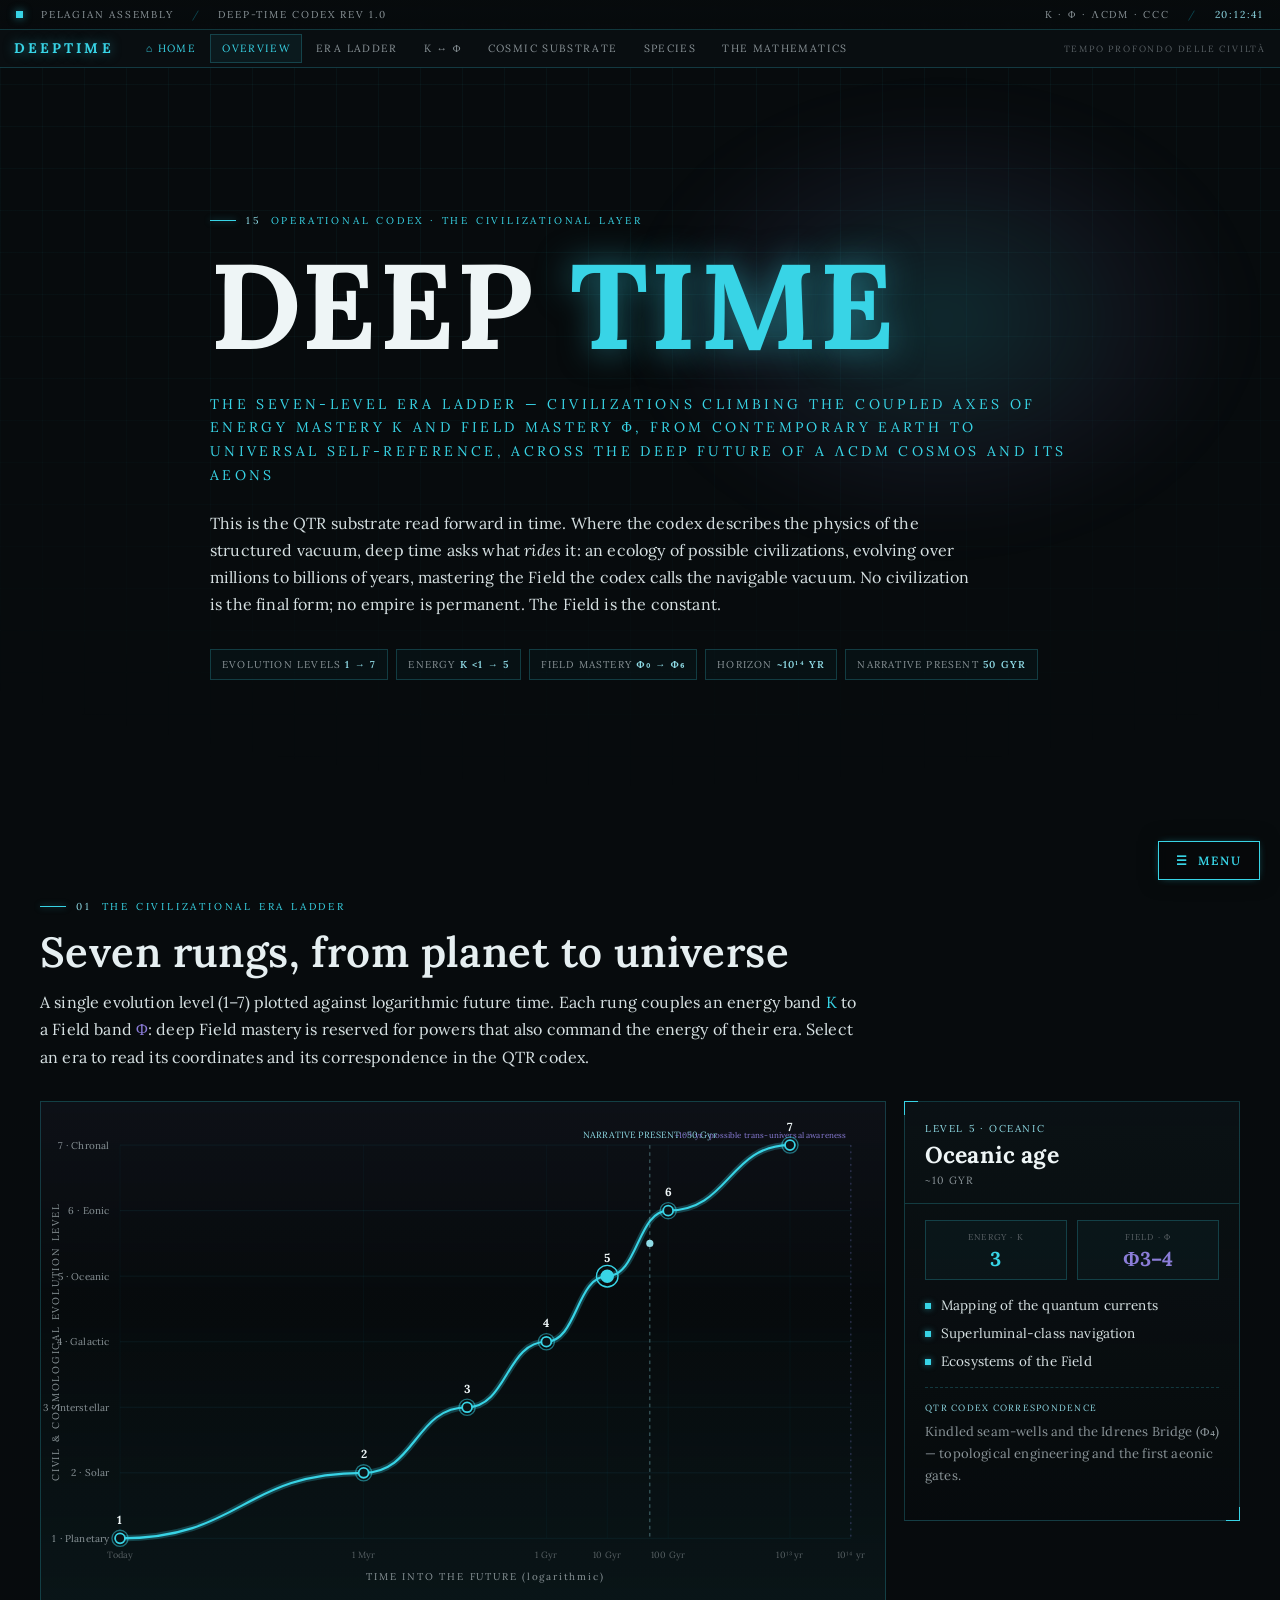
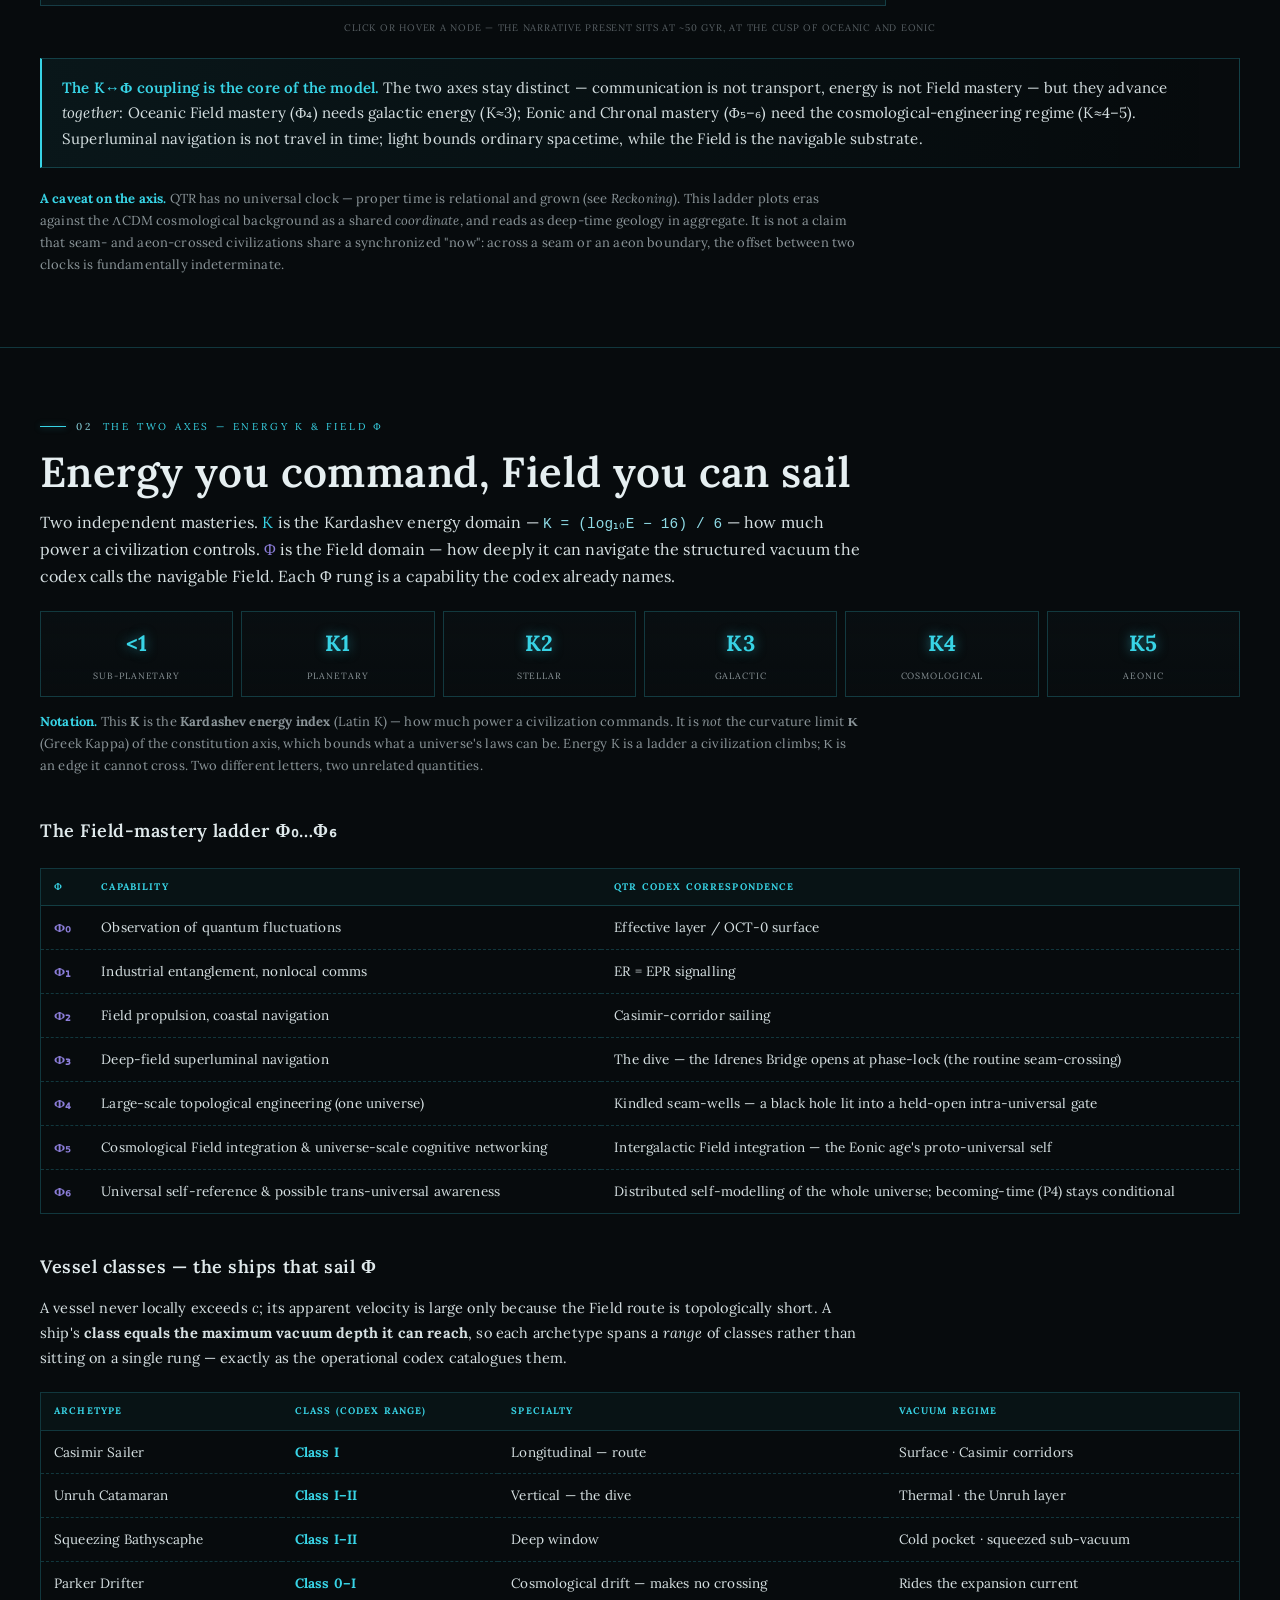
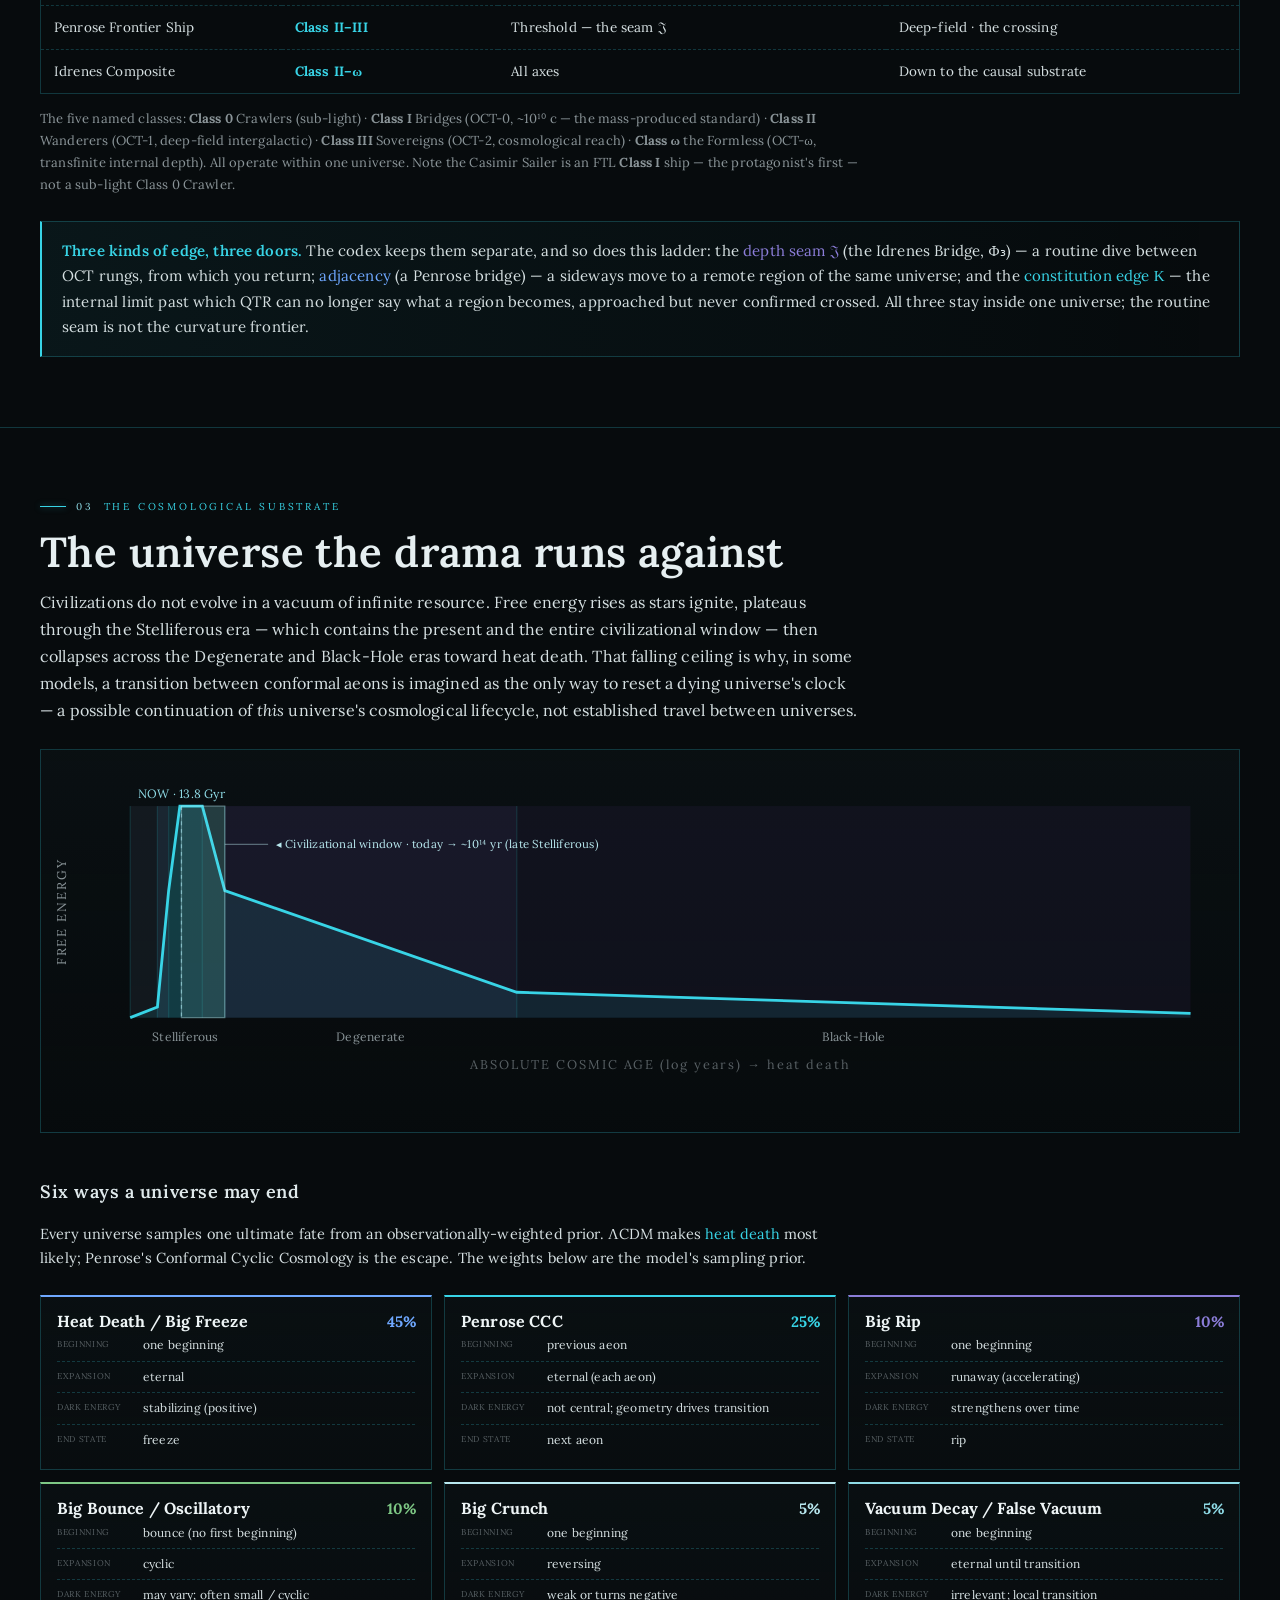
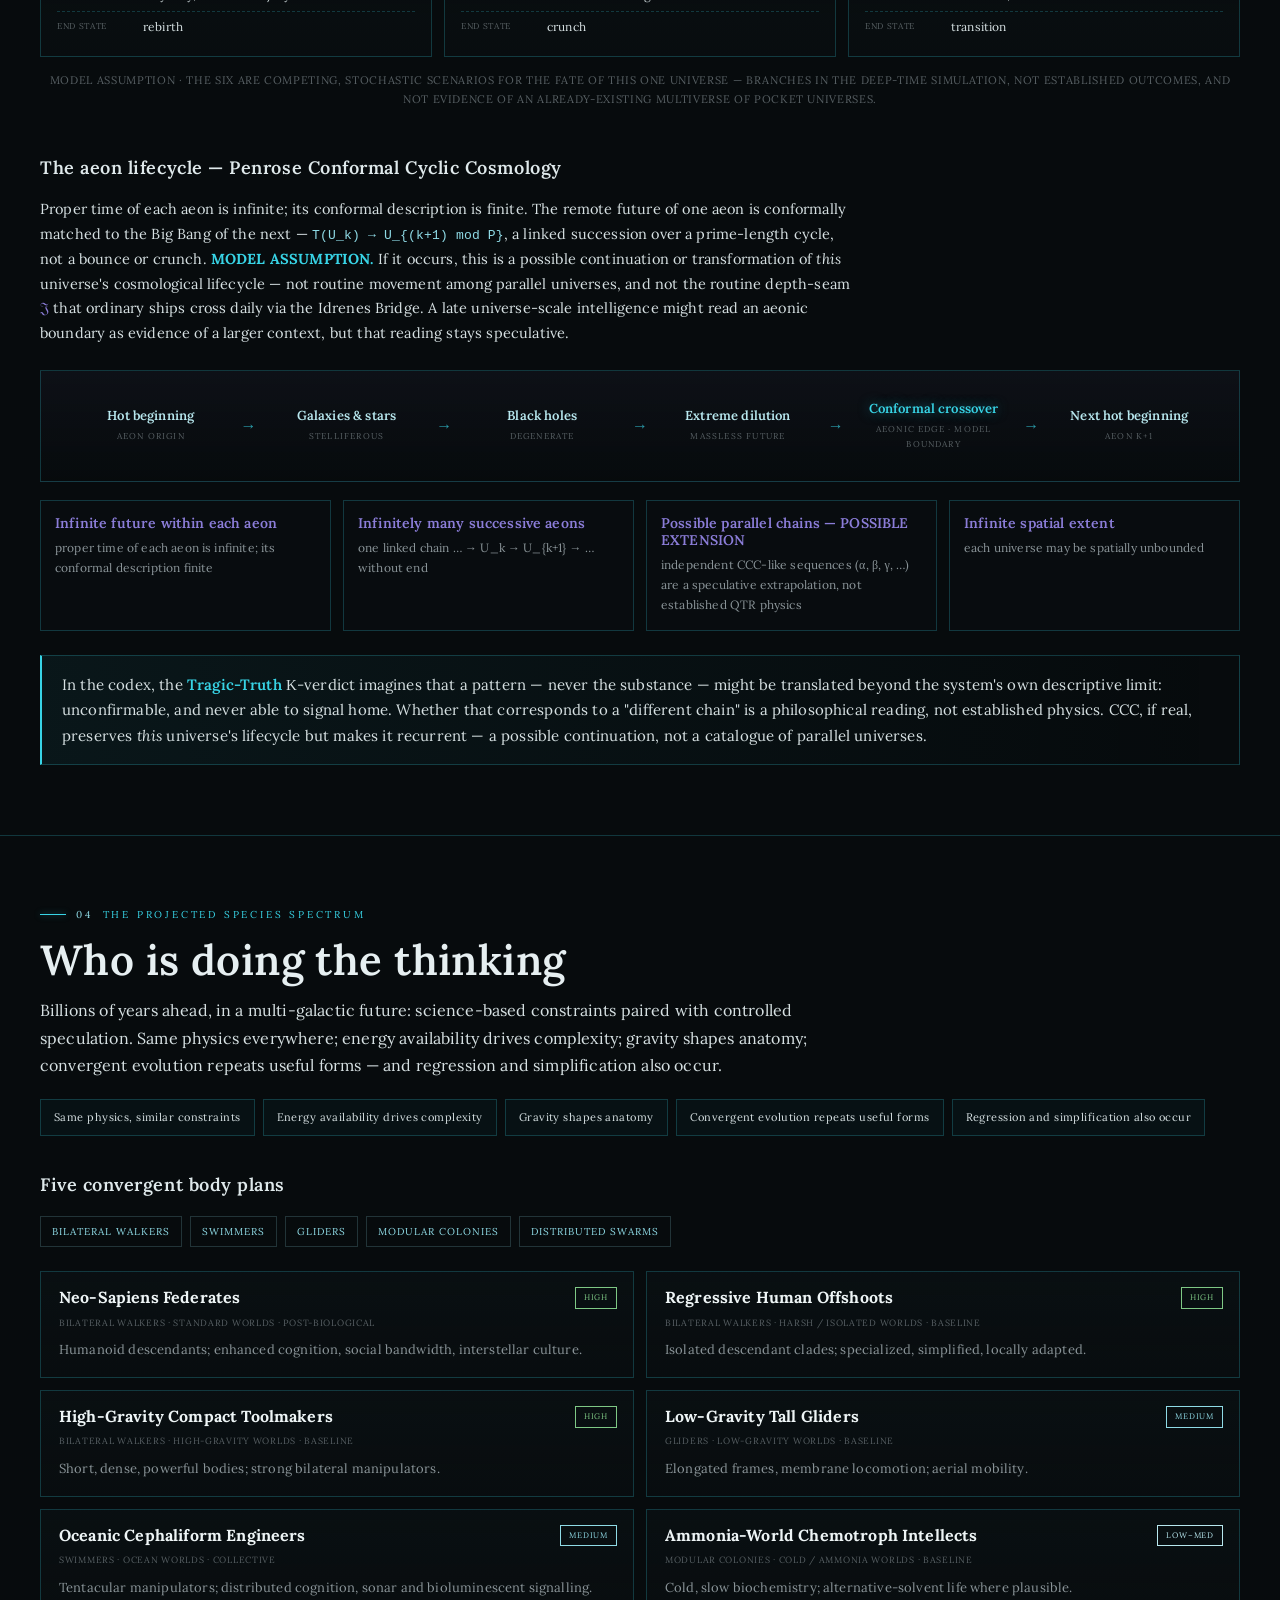
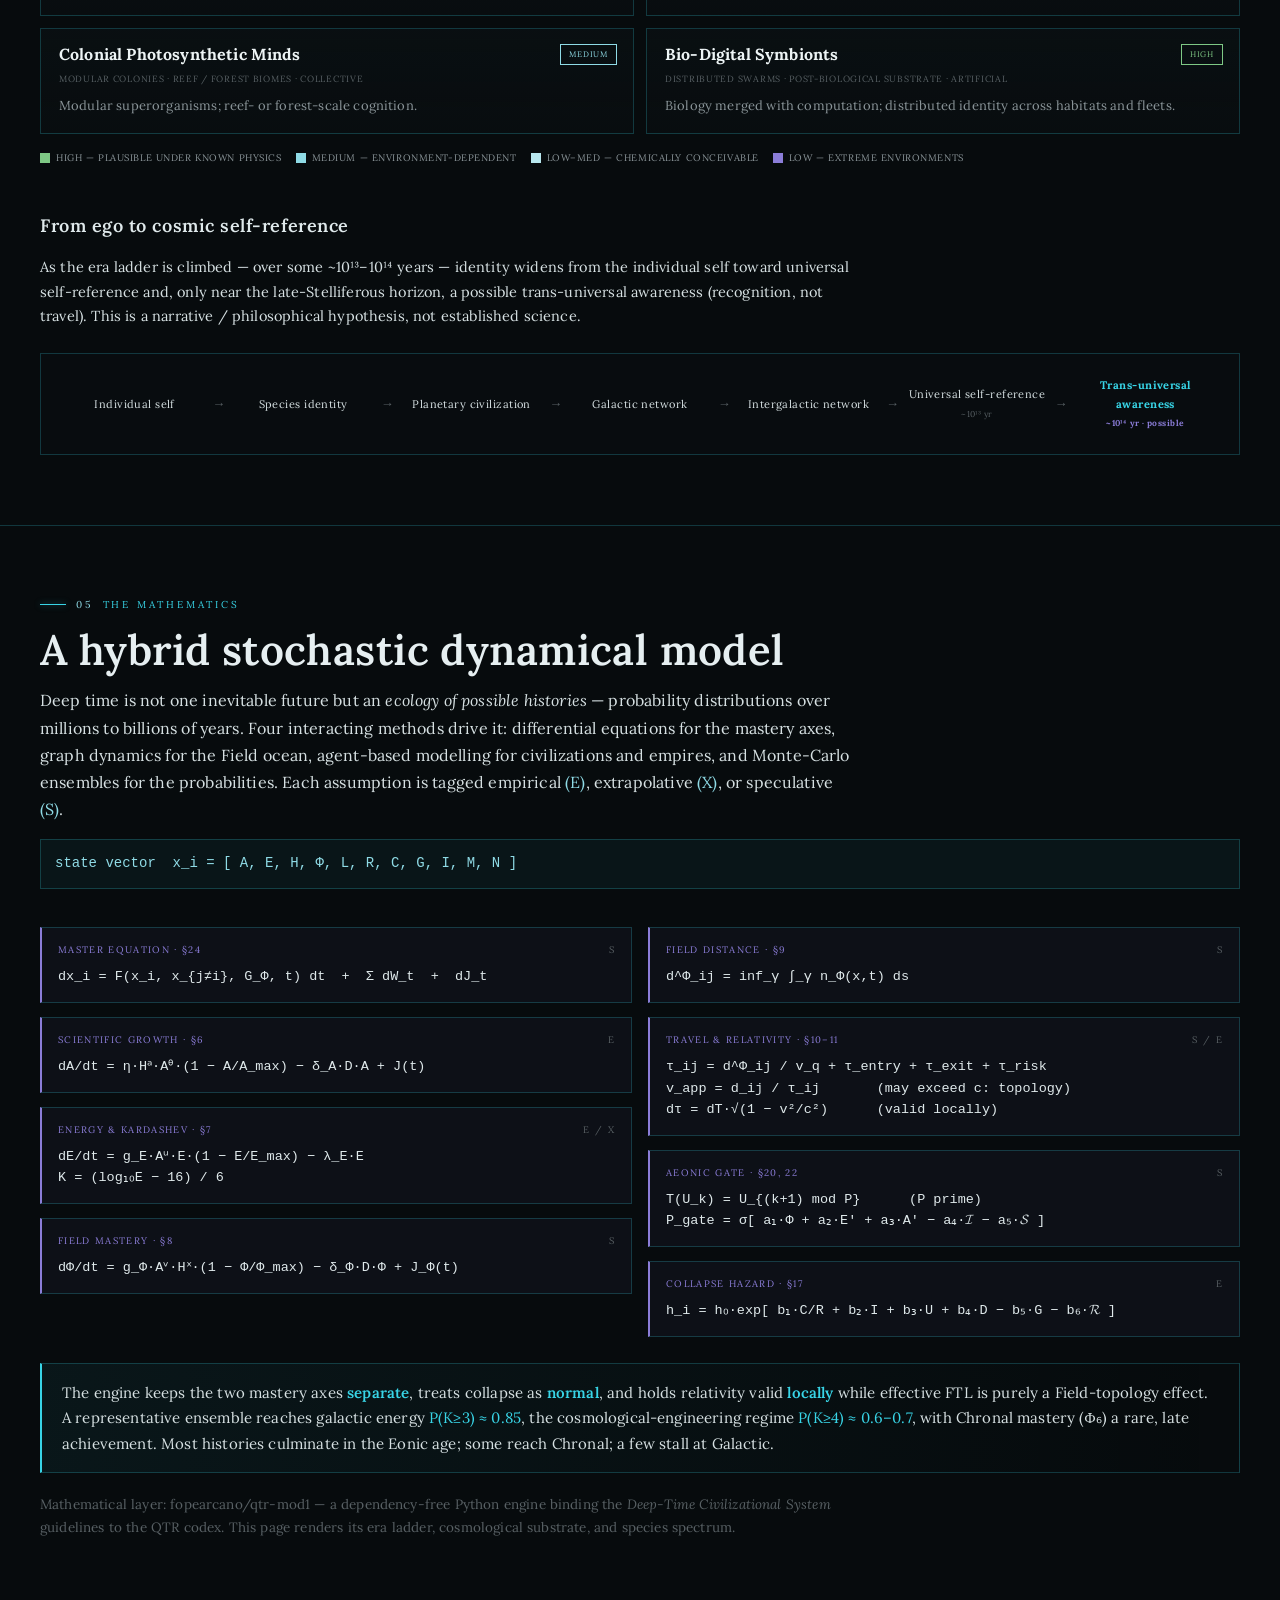
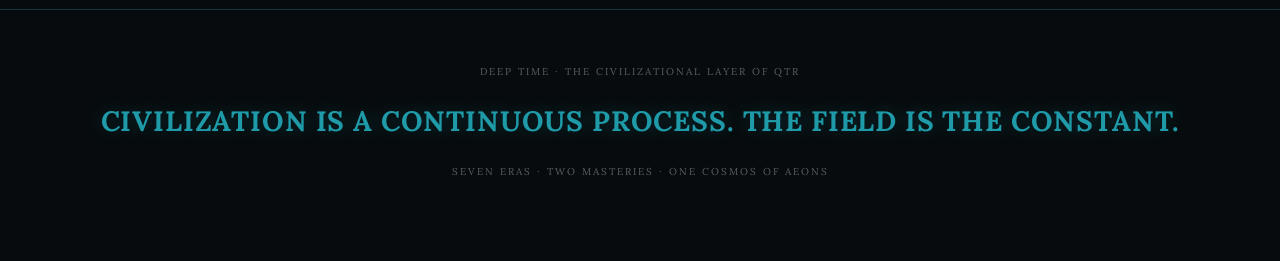
<file: docs/qtr/15_qtr-deeptime.html>
<!DOCTYPE html>
<html lang="en">
<head>
<meta charset="UTF-8">
<meta name="viewport" content="width=device-width, initial-scale=1.0">
<title>DEEP TIME // The Civilizational Ladder — QTR</title>
<link rel="preconnect" href="https://fonts.googleapis.com">
<link rel="preconnect" href="https://fonts.gstatic.com" crossorigin>
<link href="https://fonts.googleapis.com/css2?family=Lora:ital,wght@0,400;0,500;0,600;0,700;1,400;1,500;1,600&display=swap" rel="stylesheet">
<style>
:root{
  --bg:#070b0d;--bg2:#0a0f12;--panel:#0b1215;
  --red:#38d4e6;--red-d:#1f9aa8;--red-dd:#0c4b55;--red-glow:rgba(56,212,230,.55);
  --amber:#8fdbe6;--amber-d:#4f9aa6;--gold:#b8e8ef;
  --blue:#3f7ddd;--blue-l:#6fa8ff;--violet:#8b7dd8;--green:#7ec885;--teal:#4fc2a8;
  --ink:#d6e0e2;--ink-d:#8a9498;--ink-dd:#586064;
  --line:rgba(56,212,230,.22);--line-amber:rgba(143,219,230,.20);--line-blue:rgba(63,125,221,.28);
  --grid:rgba(56,212,230,.045);
}
*{margin:0;padding:0;box-sizing:border-box}
html{scroll-behavior:smooth}
body{background:var(--bg);color:var(--ink);font-family:'Lora',Georgia,serif;font-weight:400;line-height:1.7;overflow-x:hidden;letter-spacing:.01em}
body::before{content:'';position:fixed;inset:0;z-index:0;pointer-events:none;background-image:linear-gradient(var(--grid) 1px,transparent 1px),linear-gradient(90deg,var(--grid) 1px,transparent 1px);background-size:42px 42px;mask-image:radial-gradient(ellipse 120% 100% at 50% 0%,#000 30%,transparent 90%)}
.mono{font-family:'Lora',Georgia,serif}

.frame{position:relative}
.frame>.br{position:absolute;width:14px;height:14px;border:1px solid var(--red);pointer-events:none;z-index:3}
.br.tl{top:-1px;left:-1px;border-right:0;border-bottom:0}.br.tr{top:-1px;right:-1px;border-left:0;border-bottom:0}
.br.bl{bottom:-1px;left:-1px;border-right:0;border-top:0}.br.br2{bottom:-1px;right:-1px;border-left:0;border-top:0}

.topbar{position:fixed;top:0;left:0;right:0;z-index:1000;display:flex;align-items:center;gap:18px;height:30px;padding:0 16px;background:linear-gradient(180deg,rgba(7,11,13,.96),rgba(7,11,13,.82));border-bottom:1px solid var(--line);font-family:'Lora',Georgia,serif;font-size:10px;letter-spacing:.18em;color:var(--ink-d);text-transform:uppercase;backdrop-filter:blur(6px)}
.topbar .dot{width:7px;height:7px;background:var(--red);box-shadow:0 0 8px var(--red-glow);animation:blink 2.4s steps(1) infinite}
@keyframes blink{0%,70%{opacity:1}71%,100%{opacity:.25}}
.topbar .sep{color:var(--red-dd)}.topbar .right{margin-left:auto;display:flex;gap:18px;align-items:center}.topbar .clk{color:var(--amber)}
@media(max-width:680px){.topbar .hideS{display:none}}

.nav{position:fixed;top:30px;left:0;right:0;z-index:999;display:flex;align-items:center;gap:2px;padding:0 14px;height:38px;background:rgba(10,15,18,.9);border-bottom:1px solid var(--line);backdrop-filter:blur(6px);overflow-x:auto;scrollbar-width:none}
.nav::-webkit-scrollbar{display:none}
.nav .brand{font-family:'Lora',Georgia,serif;font-weight:700;font-size:14px;letter-spacing:.22em;color:var(--red);text-shadow:0 0 12px var(--red-glow);margin-right:18px;white-space:nowrap}
.nav a{font-family:'Lora',Georgia,serif;font-size:10.5px;letter-spacing:.13em;color:var(--ink-d);text-decoration:none;text-transform:uppercase;padding:5px 11px;white-space:nowrap;border:1px solid transparent;transition:all .18s}
.nav a:hover{color:var(--amber);border-color:var(--line-amber)}
.nav a.on{color:var(--red);border-color:var(--line);background:rgba(56,212,230,.06)}
.nav .navtag{margin-left:auto;color:var(--ink-dd);font-family:'Lora';font-size:9px;letter-spacing:.2em;white-space:nowrap}
@media(max-width:1080px){.nav .navtag{display:none}}

.wrap{position:relative;z-index:1;max-width:1240px;margin:0 auto;padding:0 20px}
section{padding:70px 0;border-bottom:1px solid var(--line);position:relative}
.eyebrow{display:flex;align-items:center;gap:10px;margin-bottom:14px;font-family:'Lora',Georgia,serif;font-size:10px;letter-spacing:.28em;color:var(--red);text-transform:uppercase;flex-wrap:wrap}
.eyebrow::before{content:'';width:26px;height:1px;background:var(--red);box-shadow:0 0 6px var(--red-glow)}
.eyebrow .idx{color:var(--amber)}
h1{font-family:'Lora',Georgia,serif;font-weight:700;letter-spacing:.02em;line-height:1.04}
h2{font-family:'Lora',Georgia,serif;font-weight:600;font-size:clamp(26px,4vw,42px);letter-spacing:.01em;line-height:1.1;color:#e6eff1}
h3{font-family:'Lora',Georgia,serif;font-weight:600;font-size:18px;letter-spacing:.03em;color:#dfe9eb}
.lead{max-width:820px;color:var(--ink);font-size:16px;margin-top:14px}
.muted{color:var(--ink-d)}.amber{color:var(--amber)}.redt{color:var(--red)}.bluet{color:var(--blue-l)}.violett{color:var(--violet)}.greent{color:var(--green)}.goldt{color:var(--gold)}

/* hero */
.hero{min-height:92vh;padding:120px 0 56px;display:flex;flex-direction:column;justify-content:center;position:relative}
.hero-bloom{position:absolute;top:12%;right:3%;width:min(600px,62vw);height:min(440px,48vw);background:radial-gradient(ellipse at center,rgba(56,212,230,.16),rgba(139,125,216,.06) 46%,transparent 72%);filter:blur(24px);pointer-events:none;z-index:0}
.hero-inner{position:relative;z-index:2}
.hero h1{font-size:clamp(44px,9.4vw,124px);color:#eef5f6}
.hero h1 .fill{color:var(--red);text-shadow:0 0 34px var(--red-glow)}
.hero .sub{font-family:'Lora',Georgia,serif;font-size:clamp(11px,1.6vw,14px);letter-spacing:.24em;color:var(--red);margin-top:24px;text-transform:uppercase;max-width:860px}
.hero .desc{max-width:760px;margin-top:22px;color:var(--ink);font-size:16px}
.chips{display:flex;flex-wrap:wrap;gap:8px;margin-top:30px}
.chip{font-family:'Lora',Georgia,serif;font-size:10px;letter-spacing:.12em;color:var(--ink-d);text-transform:uppercase;padding:6px 11px;border:1px solid var(--line);background:rgba(56,212,230,.03)}
.chip b{color:var(--amber);font-weight:600}

/* ===== ERA LADDER (interactive) ===== */
.ladder-wrap{display:grid;grid-template-columns:1fr 336px;gap:18px;margin-top:30px;align-items:start}
@media(max-width:980px){.ladder-wrap{grid-template-columns:1fr}}
.ladder-stage{border:1px solid var(--line);background:linear-gradient(180deg,rgba(139,125,216,.05),rgba(7,11,13,.5) 40%,rgba(56,212,230,.05));position:relative;overflow:hidden}
#ladderSvg{display:block;width:100%;height:auto}
.era-read{border:1px solid var(--line);background:linear-gradient(180deg,rgba(11,18,21,.92),rgba(7,11,13,.75));position:sticky;top:82px;min-height:420px}
.era-read .er-head{padding:18px 20px 14px;border-bottom:1px solid var(--line)}
.er-lvl{font-family:'Lora';font-size:10px;letter-spacing:.16em;text-transform:uppercase;color:var(--amber);margin-bottom:6px}
.er-name{font-family:'Lora',Georgia,serif;font-weight:700;font-size:23px;color:#eef5f6;line-height:1.08}
.er-when{font-family:'Lora';font-size:10.5px;letter-spacing:.1em;text-transform:uppercase;color:var(--ink-d);margin-top:4px}
.er-body{padding:16px 20px 20px}
.er-kp{display:flex;gap:10px;margin-bottom:14px}
.er-kp .kpc{flex:1;border:1px solid var(--line);padding:9px 11px;text-align:center;background:rgba(56,212,230,.03)}
.er-kp .kpk{font-family:'Lora';font-size:8.5px;letter-spacing:.14em;text-transform:uppercase;color:var(--ink-dd)}
.er-kp .kpv{font-family:'Lora',Georgia,serif;font-weight:700;font-size:20px;color:var(--red);line-height:1.1;margin-top:3px}
.er-kp .kpc.phi .kpv{color:var(--violet)}
.er-attrs{list-style:none;margin:6px 0 14px}
.er-attrs li{position:relative;padding-left:16px;font-size:13.5px;color:var(--ink);margin-bottom:5px}
.er-attrs li::before{content:'';position:absolute;left:0;top:9px;width:6px;height:6px;background:var(--red);box-shadow:0 0 6px var(--red-glow)}
.er-codex{margin-top:12px;padding-top:12px;border-top:1px dashed var(--line)}
.er-codex .ck{font-family:'Lora';font-size:9px;letter-spacing:.14em;text-transform:uppercase;color:var(--amber);margin-bottom:6px}
.er-codex .cv{font-size:13px;color:var(--ink-d)}
.ladder-hint{font-family:'Lora';font-size:9.5px;letter-spacing:.08em;text-transform:uppercase;color:var(--ink-dd);margin-top:14px;text-align:center}

/* generic ladder / table */
.tbl-wrap{overflow-x:auto;border:1px solid var(--line);margin-top:22px}
table{border-collapse:collapse;width:100%;min-width:560px}
th{font-family:'Lora';font-size:9.5px;letter-spacing:.12em;text-transform:uppercase;color:var(--red);text-align:left;padding:10px 13px;border-bottom:1px solid var(--line);background:rgba(56,212,230,.04);white-space:nowrap}
td{padding:10px 13px;border-bottom:1px dashed var(--line);font-size:13.5px;color:var(--ink);vertical-align:top}
tr:last-child td{border-bottom:0}
tr:hover td{background:rgba(56,212,230,.03)}
td .sym{font-family:'Lora',Georgia,serif;font-weight:700;color:var(--violet)}
td .kx{font-family:'Lora',Georgia,serif;font-weight:700;color:var(--red)}

/* K scale row */
.kscale{display:grid;grid-template-columns:repeat(6,1fr);gap:8px;margin-top:20px}
@media(max-width:820px){.kscale{grid-template-columns:repeat(3,1fr)}}
@media(max-width:520px){.kscale{grid-template-columns:repeat(2,1fr)}}
.ks{border:1px solid var(--line);padding:13px 12px;text-align:center;background:linear-gradient(180deg,rgba(11,18,21,.6),rgba(10,15,18,.4))}
.ks .ksk{font-family:'Lora',Georgia,serif;font-weight:700;font-size:22px;color:var(--red);text-shadow:0 0 12px var(--red-glow)}
.ks .ksn{font-family:'Lora';font-size:9px;letter-spacing:.1em;text-transform:uppercase;color:var(--ink-d);margin-top:6px}

/* two-col */
.grid2{display:grid;grid-template-columns:1fr 1fr;gap:16px;margin-top:24px}
@media(max-width:860px){.grid2{grid-template-columns:1fr}}
.panel{border:1px solid var(--line);padding:20px;background:linear-gradient(180deg,rgba(11,18,21,.7),rgba(10,15,18,.5));position:relative}
.panel .pk{font-family:'Lora';font-size:9.5px;letter-spacing:.16em;text-transform:uppercase;color:var(--amber);margin-bottom:10px}
.panel p{font-size:14px;color:var(--ink-d)}
.callout{margin-top:22px;border:1px solid var(--line);border-left:2px solid var(--red);padding:16px 20px;background:linear-gradient(90deg,rgba(56,212,230,.06),transparent);font-size:15px;color:var(--ink)}
.callout b{color:var(--red);font-weight:600}

/* cosmo availability strip */
.cosmo-strip{border:1px solid var(--line);background:linear-gradient(180deg,rgba(11,18,21,.7),rgba(7,11,13,.5));margin-top:24px;position:relative;overflow:hidden}
#cosmoSvg{display:block;width:100%;height:auto}

/* fate cards */
.fates{display:grid;grid-template-columns:repeat(3,1fr);gap:12px;margin-top:24px}
@media(max-width:900px){.fates{grid-template-columns:repeat(2,1fr)}}
@media(max-width:560px){.fates{grid-template-columns:1fr}}
.fate{border:1px solid var(--line);padding:16px 16px 14px;background:linear-gradient(180deg,rgba(11,18,21,.65),rgba(10,15,18,.5));position:relative;border-top:2px solid var(--fc,var(--red))}
.fate .fn{font-family:'Lora',Georgia,serif;font-weight:700;font-size:16px;color:#eef5f6;line-height:1.1;padding-right:44px}
.fate .fw{position:absolute;top:12px;right:14px;font-family:'Lora',Georgia,serif;font-weight:700;font-size:15px;color:var(--fc,var(--red))}
.fate .frow{display:flex;gap:8px;font-size:12px;padding:5px 0;border-bottom:1px dashed var(--line)}
.fate .frow:first-of-type{margin-top:10px}
.fate .frow:last-child{border-bottom:0}
.fate .fk{color:var(--ink-dd);text-transform:uppercase;font-size:8.5px;letter-spacing:.08em;min-width:78px;padding-top:2px}
.fate .fv{color:var(--ink);flex:1}
.fate-note{font-family:'Lora';font-size:11px;letter-spacing:.06em;color:var(--ink-dd);text-transform:uppercase;margin-top:14px;text-align:center}

/* aeon cycle */
.aeon{display:flex;flex-wrap:wrap;align-items:center;gap:0;margin-top:24px;border:1px solid var(--line);padding:20px;background:linear-gradient(180deg,rgba(139,125,216,.05),rgba(7,11,13,.4))}
.aeon .st{flex:1;min-width:120px;text-align:center;padding:10px 8px;position:relative}
.aeon .st .sn{font-family:'Lora',Georgia,serif;font-weight:600;font-size:13px;color:var(--gold);line-height:1.2}
.aeon .st .si{font-family:'Lora';font-size:8.5px;letter-spacing:.14em;text-transform:uppercase;color:var(--ink-dd);margin-top:6px}
.aeon .ar{color:var(--red);font-size:16px;flex:0 0 auto;opacity:.7}
.aeon .st.cross .sn{color:var(--red);text-shadow:0 0 12px var(--red-glow)}
.inf-tax{display:grid;grid-template-columns:repeat(4,1fr);gap:12px;margin-top:18px}
@media(max-width:900px){.inf-tax{grid-template-columns:repeat(2,1fr)}}
@media(max-width:520px){.inf-tax{grid-template-columns:1fr}}
.inf{border:1px solid var(--line);padding:14px;background:rgba(10,15,18,.5)}
.inf .it{font-family:'Lora',Georgia,serif;font-weight:600;font-size:14px;color:var(--violet);line-height:1.2}
.inf .id{font-size:12px;color:var(--ink-d);margin-top:6px}

/* species */
.rules{display:flex;flex-wrap:wrap;gap:8px;margin-top:20px}
.rule{font-family:'Lora';font-size:11px;letter-spacing:.04em;color:var(--ink);padding:8px 13px;border:1px solid var(--line);background:rgba(56,212,230,.03)}
.bodyplans{display:flex;flex-wrap:wrap;gap:8px;margin:16px 0 4px}
.bp{font-family:'Lora';font-size:10px;letter-spacing:.1em;text-transform:uppercase;color:var(--amber);padding:6px 11px;border:1px solid var(--line-amber)}
.species{display:grid;grid-template-columns:repeat(2,1fr);gap:12px;margin-top:24px}
@media(max-width:760px){.species{grid-template-columns:1fr}}
.sp{border:1px solid var(--line);padding:16px 18px;background:linear-gradient(180deg,rgba(11,18,21,.65),rgba(10,15,18,.5));position:relative;transition:border-color .18s}
.sp:hover{border-color:var(--red)}
.sp .sname{font-family:'Lora',Georgia,serif;font-weight:700;font-size:16px;color:#eef5f6;line-height:1.15;padding-right:80px}
.sp .plaus{position:absolute;top:15px;right:16px;font-family:'Lora';font-size:8px;letter-spacing:.1em;text-transform:uppercase;padding:3px 8px;border:1px solid currentColor}
.pl-HIGH{color:var(--green)}.pl-MEDIUM{color:var(--amber)}.pl-LOWMEDIUM{color:var(--gold)}.pl-LOW{color:var(--violet)}
.sp .smeta{font-family:'Lora';font-size:9px;letter-spacing:.08em;text-transform:uppercase;color:var(--ink-dd);margin:8px 0 9px}
.sp .snote{font-size:13px;color:var(--ink-d)}
.selfref{display:flex;flex-wrap:wrap;align-items:center;gap:0;margin-top:24px;border:1px solid var(--line);padding:16px;background:rgba(10,15,18,.5)}
.selfref .sr{flex:1;min-width:96px;text-align:center;font-family:'Lora';font-size:11px;letter-spacing:.04em;color:var(--ink);padding:6px 6px}
.selfref .sr.last{color:var(--red);font-weight:700}
.selfref .ar{color:var(--ink-dd);font-size:13px;flex:0 0 auto}
.plaus-legend{display:flex;flex-wrap:wrap;gap:14px;margin-top:16px;font-family:'Lora';font-size:9.5px;letter-spacing:.06em;text-transform:uppercase;color:var(--ink-d)}
.plaus-legend span{display:flex;align-items:center;gap:6px}
.plaus-legend i{width:10px;height:10px;display:inline-block}

/* math */
.eq{border:1px solid var(--line);border-left:2px solid var(--violet);background:rgba(139,125,216,.05);padding:14px 16px;margin-top:14px}
.eq .eqk{font-family:'Lora';font-size:9.5px;letter-spacing:.14em;text-transform:uppercase;color:var(--violet);margin-bottom:8px;display:flex;justify-content:space-between;gap:10px;flex-wrap:wrap}
.eq .tag{color:var(--ink-dd)}
.eq code{font-family:ui-monospace,'SFMono-Regular',Menlo,monospace;font-size:13.5px;color:#dfe9eb;letter-spacing:0;display:block;white-space:pre-wrap;line-height:1.6}
.statevec{font-family:ui-monospace,'SFMono-Regular',Menlo,monospace;font-size:14px;color:var(--amber);letter-spacing:0;background:rgba(56,212,230,.05);border:1px solid var(--line);padding:12px 14px;margin-top:16px;overflow-x:auto}

footer{padding:52px 0 80px;text-align:center;border-bottom:0}
footer .fr{font-family:'Lora';font-size:10px;letter-spacing:.2em;color:var(--ink-dd);text-transform:uppercase;line-height:2}
footer .big{font-family:'Lora',Georgia,serif;font-weight:700;font-size:clamp(18px,2.8vw,28px);color:var(--red-d);letter-spacing:.03em;margin:16px 0;text-shadow:0 0 20px rgba(56,212,230,.25)}

::-webkit-scrollbar{width:10px;height:10px}::-webkit-scrollbar-track{background:var(--bg)}
::-webkit-scrollbar-thumb{background:var(--red-dd);border:2px solid var(--bg)}::-webkit-scrollbar-thumb:hover{background:var(--red-d)}
@media(prefers-reduced-motion:reduce){*{animation:none!important;transition:none!important}}
</style>
</head>
<body>
<!-- ======== GLOBAL NAVIGATION MENU ======== -->
<button id="qtrMenuBtn" type="button" aria-label="Open navigation menu" aria-haspopup="dialog">&#9776;&nbsp; Menu</button>
<div id="qtrMenuOverlay" class="qtr-menu-ov" role="dialog" aria-modal="true" aria-label="Main navigation">
  <nav class="qtr-menu-panel">
    <div class="qtr-menu-head">
      <span class="qtr-menu-title">QTR System &middot; Navigation</span>
      <button type="button" class="qtr-menu-close" aria-label="Close menu">&#10005;</button>
    </div>
    <a class="qtr-menu-home" href="../index.html">&#8962;&nbsp; Home &middot; Master Index</a>
    <div class="qtr-menu-g sys">
      <div class="qtr-menu-gh">The QTR System</div>
      <a class="mi" href="01_qtr-codex.html"><b>01</b><span>Operational Codex</span></a>
      <a class="mi" href="02_qtr-reconciliation-codex.html"><b>02</b><span>Reconciliation</span></a>
      <a class="mi" href="03_cartography-omniverse.html"><b>03</b><span>Cartography</span></a>
      <a class="mi" href="04_qtr-map.html"><b>04</b><span>Atlas Map</span></a>
      <a class="mi" href="05_qtr-bestiary.html"><b>05</b><span>Bestiary</span></a>
      <a class="mi" href="06_qtr-glossary.html"><b>06</b><span>Glossary</span></a>
      <a class="mi" href="07_qtr-time-codex.html"><b>07</b><span>Reckoning</span></a>
      <a class="mi" href="08_qtr-timelines.html"><b>08</b><span>Two Timelines</span></a>
      <a class="mi" href="15_qtr-deeptime.html"><b>15</b><span>Deep Time</span></a>
    </div>
    <div class="qtr-menu-g lang">
      <div class="qtr-menu-gh">The QTR Languages</div>
      <a class="mi" href="../qtr-languages/09_qtr-language-codex.html"><b>09</b><span>Language Codex</span></a>
      <a class="mi" href="../qtr-languages/10_qtr-phrasebook.html"><b>10</b><span>Phrasebook</span></a>
      <a class="mi" href="../qtr-languages/11_qtr-script.html"><b>11</b><span>Navcher Script</span></a>
      <a class="mi" href="../qtr-languages/12_qtr-sound.html"><b>12</b><span>Sound & Rhythm</span></a>
      <a class="mi" href="../qtr-languages/13_qtr-sisters.html"><b>13</b><span>The Sisters</span></a>
      <a class="mi" href="../qtr-languages/14_qtr-nubhel.html"><b>14</b><span>Nubhel</span></a>
    </div>
  </nav>
</div>

<style id="qtrMenuStyle">
#qtrMenuBtn{position:fixed;bottom:20px;right:20px;z-index:4000;--m-acc:var(--red,var(--cy,#38d4e6));
  font-family:'Lora',Georgia,serif;font-weight:600;font-size:12px;letter-spacing:.16em;text-transform:uppercase;
  color:var(--m-acc);background:rgba(6,9,11,.86);border:1px solid var(--m-acc);padding:11px 17px;cursor:pointer;
  backdrop-filter:blur(6px);box-shadow:0 0 18px rgba(0,0,0,.5),0 0 10px -4px var(--m-acc);transition:all .18s}
#qtrMenuBtn:hover{color:#04070a;background:var(--m-acc);box-shadow:0 0 22px -4px var(--m-acc)}
.qtr-menu-ov{position:fixed;inset:0;z-index:3999;--m-acc:var(--red,var(--cy,#38d4e6));
  background:rgba(3,5,7,.74);backdrop-filter:blur(3px);opacity:0;pointer-events:none;transition:opacity .22s}
.qtr-menu-ov.open{opacity:1;pointer-events:auto}
.qtr-menu-panel{position:absolute;top:0;right:0;height:100%;width:min(384px,90vw);overflow-y:auto;
  background:var(--panel,#0a0d10);border-left:1px solid var(--m-acc);box-shadow:-18px 0 50px -20px #000;
  transform:translateX(100%);transition:transform .26s cubic-bezier(.2,.8,.2,1);padding:0 0 40px}
.qtr-menu-ov.open .qtr-menu-panel{transform:none}
.qtr-menu-head{position:sticky;top:0;display:flex;align-items:center;justify-content:space-between;
  padding:16px 20px;background:var(--panel,#0a0d10);border-bottom:1px solid var(--m-acc);z-index:1}
.qtr-menu-title{font-family:'Lora',Georgia,serif;font-size:11px;letter-spacing:.2em;text-transform:uppercase;color:var(--m-acc)}
.qtr-menu-close{font-family:'Lora',Georgia,serif;font-size:16px;line-height:1;color:var(--ink-d,#8a9498);background:none;
  border:1px solid transparent;cursor:pointer;padding:2px 8px;transition:all .16s}
.qtr-menu-close:hover{color:var(--m-acc);border-color:var(--m-acc)}
.qtr-menu-home{display:block;margin:16px 18px 8px;padding:12px 14px;font-family:'Lora',Georgia,serif;font-size:13px;
  letter-spacing:.12em;text-transform:uppercase;text-decoration:none;color:var(--m-acc);
  border:1px solid var(--m-acc);transition:all .16s}
.qtr-menu-home:hover{background:var(--m-acc);color:#04070a}
.qtr-menu-g{margin:10px 18px 0}
.qtr-menu-gh{font-family:'Lora',Georgia,serif;font-size:9.5px;letter-spacing:.22em;text-transform:uppercase;
  color:var(--ink-dd,#586064);margin:16px 0 8px;display:flex;align-items:center;gap:10px}
.qtr-menu-gh::after{content:'';flex:1;height:1px;background:currentColor;opacity:.4}
.qtr-menu-g.sys .qtr-menu-gh{color:#38d4e6}.qtr-menu-g.lang .qtr-menu-gh{color:#f2c230}
.qtr-menu-panel a.mi{display:flex;align-items:baseline;gap:11px;padding:9px 12px;text-decoration:none;
  border:1px solid transparent;border-left:2px solid transparent;transition:all .15s;margin-bottom:2px}
.qtr-menu-panel a.mi b{font-family:'Lora',Georgia,serif;font-size:12px;font-weight:700;color:var(--ink-dd,#586064);min-width:22px}
.qtr-menu-panel a.mi span{font-family:'Lora',Georgia,serif;font-size:13.5px;letter-spacing:.03em;color:var(--ink,#d6e0e2);line-height:1.2}
.qtr-menu-g.sys a.mi:hover{border-left-color:#38d4e6;background:rgba(56,212,230,.07)}
.qtr-menu-g.lang a.mi:hover{border-left-color:#f2c230;background:rgba(242,194,48,.07)}
.qtr-menu-g.sys a.mi:hover b,.qtr-menu-g.sys a.mi.current b{color:#38d4e6}
.qtr-menu-g.lang a.mi:hover b,.qtr-menu-g.lang a.mi.current b{color:#f2c230}
.qtr-menu-g.sys a.mi.current{border-left-color:#38d4e6;background:rgba(56,212,230,.12)}
.qtr-menu-g.lang a.mi.current{border-left-color:#f2c230;background:rgba(242,194,48,.12)}
.qtr-menu-panel a.mi.current span{color:#fff}
.qtr-menu-panel a.mi.current::after{content:'\25C0';margin-left:auto;font-size:9px;color:inherit;opacity:.7}
@media(prefers-reduced-motion:reduce){#qtrMenuBtn,.qtr-menu-ov,.qtr-menu-panel{transition:none!important}}
</style>

<script>
(function(){
  var btn=document.getElementById('qtrMenuBtn'),ov=document.getElementById('qtrMenuOverlay');
  if(!btn||!ov)return;
  function open(){ov.classList.add('open');document.documentElement.style.overflow='hidden';}
  function close(){ov.classList.remove('open');document.documentElement.style.overflow='';}
  btn.addEventListener('click',open);
  ov.addEventListener('click',function(e){if(e.target===ov||e.target.closest('.qtr-menu-close'))close();});
  document.addEventListener('keydown',function(e){if(e.key==='Escape')close();});
  var here=(location.pathname.split('/').pop()||'index.html');
  ov.querySelectorAll('a.mi').forEach(function(a){
    if((a.getAttribute('href').split('/').pop())===here){a.classList.add('current');a.setAttribute('aria-current','page');}
  });
})();
</script>

<!-- ======== /GLOBAL NAVIGATION MENU ======== -->

<div class="topbar">
  <span class="dot"></span><span>PELAGIAN ASSEMBLY</span>
  <span class="sep hideS">/</span><span class="hideS">DEEP-TIME CODEX REV 1.0</span>
  <div class="right"><span class="hideS mono">K · Φ · ΛCDM · CCC</span><span class="sep">/</span><span class="clk mono" id="clk">00:00:00</span></div>
</div>

<nav class="nav">
  <span class="brand">DEEPTIME</span>
  <a href="../index.html" style="color:var(--red)">⌂ HOME</a>
  <a href="#top" class="on">OVERVIEW</a>
  <a href="#ladder">ERA LADDER</a>
  <a href="#coupling">K ↔ Φ</a>
  <a href="#cosmos">COSMIC SUBSTRATE</a>
  <a href="#species">SPECIES</a>
  <a href="#math">THE MATHEMATICS</a>
  <span class="navtag">TEMPO PROFONDO DELLE CIVILTÀ</span>
</nav>

<!-- HERO -->
<header class="hero" id="top">
  <div class="hero-bloom"></div>
  <div class="wrap hero-inner">
    <div class="eyebrow"><span class="idx">15</span> OPERATIONAL CODEX · THE CIVILIZATIONAL LAYER</div>
    <h1>DEEP <span class="fill">TIME</span></h1>
    <p class="sub">The seven-level era ladder — civilizations climbing the coupled axes of energy mastery K and Field mastery Φ, from contemporary Earth to universal self-reference, across the deep future of a ΛCDM cosmos and its aeons</p>
    <p class="desc">This is the QTR substrate read forward in time. Where the codex describes the physics of the structured vacuum, deep time asks what <em>rides</em> it: an ecology of possible civilizations, evolving over millions to billions of years, mastering the Field the codex calls the navigable vacuum. No civilization is the final form; no empire is permanent. The Field is the constant.</p>
    <div class="chips">
      <span class="chip">EVOLUTION LEVELS <b>1 → 7</b></span>
      <span class="chip">ENERGY <b>K &lt;1 → 5</b></span>
      <span class="chip">FIELD MASTERY <b>Φ₀ → Φ₆</b></span>
      <span class="chip">HORIZON <b>~10¹⁴ yr</b></span>
      <span class="chip">NARRATIVE PRESENT <b>50 Gyr</b></span>
    </div>
  </div>
</header>

<!-- ===== 01 · ERA LADDER ===== -->
<section id="ladder">
  <div class="wrap">
    <div class="eyebrow"><span class="idx">01</span> THE CIVILIZATIONAL ERA LADDER</div>
    <h2>Seven rungs, from planet to universe</h2>
    <p class="lead">A single evolution level (1–7) plotted against logarithmic future time. Each rung couples an energy band <span class="redt">K</span> to a Field band <span class="violett">Φ</span>: deep Field mastery is reserved for powers that also command the energy of their era. Select an era to read its coordinates and its correspondence in the QTR codex.</p>

    <div class="ladder-wrap">
      <div class="ladder-stage frame">
        <span class="br tl"></span><span class="br tr"></span><span class="br bl"></span><span class="br br2"></span>
        <svg id="ladderSvg" viewBox="0 0 940 560" xmlns="http://www.w3.org/2000/svg"></svg>
      </div>
      <div class="era-read frame" id="eraRead">
        <span class="br tl"></span><span class="br br2"></span>
        <div class="er-head">
          <div class="er-lvl" id="erLvl">LEVEL —</div>
          <div class="er-name" id="erName">Select an era</div>
          <div class="er-when" id="erWhen">click a node on the ladder</div>
        </div>
        <div class="er-body">
          <div class="er-kp">
            <div class="kpc k"><div class="kpk">Energy · K</div><div class="kpv" id="erK">—</div></div>
            <div class="kpc phi"><div class="kpk">Field · Φ</div><div class="kpv" id="erPhi">—</div></div>
          </div>
          <ul class="er-attrs" id="erAttrs"></ul>
          <div class="er-codex">
            <div class="ck">QTR CODEX CORRESPONDENCE</div>
            <div class="cv" id="erCodex">Field mastery Φ maps to the vacuum-navigation ladder; energy K to the Kardashev domain.</div>
          </div>
        </div>
      </div>
    </div>
    <div class="ladder-hint" id="ladderHint">CLICK OR HOVER A NODE — THE NARRATIVE PRESENT SITS AT ~50 Gyr, AT THE CUSP OF OCEANIC AND EONIC</div>

    <div class="callout"><b>The K↔Φ coupling is the core of the model.</b> The two axes stay distinct — communication is not transport, energy is not Field mastery — but they advance <em>together</em>: Oceanic Field mastery (Φ₄) needs galactic energy (K≈3); Eonic and Chronal mastery (Φ₅–₆) need the cosmological-engineering regime (K≈4–5). Superluminal navigation is not travel in time; light bounds ordinary spacetime, while the Field is the navigable substrate.</div>

    <p class="lead" style="font-size:13px;color:var(--ink-d);margin-top:20px"><b class="redt">A caveat on the axis.</b> QTR has no universal clock — proper time is relational and grown (see <em>Reckoning</em>). This ladder plots eras against the ΛCDM cosmological background as a shared <em>coordinate</em>, and reads as deep-time geology in aggregate. It is not a claim that seam- and aeon-crossed civilizations share a synchronized "now": across a seam or an aeon boundary, the offset between two clocks is fundamentally indeterminate.</p>
  </div>
</section>

<!-- ===== 02 · K <-> PHI ===== -->
<section id="coupling">
  <div class="wrap">
    <div class="eyebrow"><span class="idx">02</span> THE TWO AXES — ENERGY K &amp; FIELD Φ</div>
    <h2>Energy you command, Field you can sail</h2>
    <p class="lead">Two independent masteries. <span class="redt">K</span> is the Kardashev energy domain — <code style="font-family:ui-monospace,monospace;font-size:.9em;color:var(--amber)">K = (log₁₀E − 16) / 6</code> — how much power a civilization controls. <span class="violett">Φ</span> is the Field domain — how deeply it can navigate the structured vacuum the codex calls the navigable Field. Each Φ rung is a capability the codex already names.</p>

    <div class="kscale">
      <div class="ks"><div class="ksk">&lt;1</div><div class="ksn">Sub-planetary</div></div>
      <div class="ks"><div class="ksk">K1</div><div class="ksn">Planetary</div></div>
      <div class="ks"><div class="ksk">K2</div><div class="ksn">Stellar</div></div>
      <div class="ks"><div class="ksk">K3</div><div class="ksn">Galactic</div></div>
      <div class="ks"><div class="ksk">K4</div><div class="ksn">Cosmological</div></div>
      <div class="ks"><div class="ksk">K5</div><div class="ksn">Aeonic</div></div>
    </div>
    <p class="lead" style="font-size:13px;color:var(--ink-d);margin-top:14px"><b class="redt">Notation.</b> This <b>K</b> is the <b>Kardashev energy index</b> (Latin K) — how much power a civilization commands. It is <em>not</em> the curvature limit <b>Κ</b> (Greek Kappa) of the constitution axis, which bounds what a universe's laws can be. Energy K is a ladder a civilization climbs; Κ is an edge it cannot cross. Two different letters, two unrelated quantities.</p>

    <h3 style="margin-top:38px">The Field-mastery ladder Φ₀…Φ₆</h3>
    <div class="tbl-wrap">
      <table>
        <thead><tr><th>Φ</th><th>Capability</th><th>QTR codex correspondence</th></tr></thead>
        <tbody>
          <tr><td><span class="sym">Φ₀</span></td><td>Observation of quantum fluctuations</td><td>Effective layer / OCT-0 surface</td></tr>
          <tr><td><span class="sym">Φ₁</span></td><td>Industrial entanglement, nonlocal comms</td><td>ER = EPR signalling</td></tr>
          <tr><td><span class="sym">Φ₂</span></td><td>Field propulsion, coastal navigation</td><td>Casimir-corridor sailing</td></tr>
          <tr><td><span class="sym">Φ₃</span></td><td>Deep-field superluminal navigation</td><td>The dive — the Idrenes Bridge opens at phase-lock (the routine seam-crossing)</td></tr>
          <tr><td><span class="sym">Φ₄</span></td><td>Large-scale topological engineering (one universe)</td><td>Kindled seam-wells — a black hole lit into a held-open intra-universal gate</td></tr>
          <tr><td><span class="sym">Φ₅</span></td><td>Cosmological Field integration &amp; universe-scale cognitive networking</td><td>Intergalactic Field integration — the Eonic age's proto-universal self</td></tr>
          <tr><td><span class="sym">Φ₆</span></td><td>Universal self-reference &amp; possible trans-universal awareness</td><td>Distributed self-modelling of the whole universe; becoming-time (P4) stays conditional</td></tr>
        </tbody>
      </table>
    </div>

    <h3 style="margin-top:38px">Vessel classes — the ships that sail Φ</h3>
    <p class="lead" style="font-size:14.5px">A vessel never locally exceeds <em>c</em>; its apparent velocity is large only because the Field route is topologically short. A ship's <b>class equals the maximum vacuum depth it can reach</b>, so each archetype spans a <em>range</em> of classes rather than sitting on a single rung — exactly as the operational codex catalogues them.</p>
    <div class="tbl-wrap">
      <table>
        <thead><tr><th>Archetype</th><th>Class (codex range)</th><th>Specialty</th><th>Vacuum regime</th></tr></thead>
        <tbody>
          <tr><td>Casimir Sailer</td><td><span class="kx">Class I</span></td><td>Longitudinal — route</td><td>Surface · Casimir corridors</td></tr>
          <tr><td>Unruh Catamaran</td><td><span class="kx">Class I–II</span></td><td>Vertical — the dive</td><td>Thermal · the Unruh layer</td></tr>
          <tr><td>Squeezing Bathyscaphe</td><td><span class="kx">Class I–II</span></td><td>Deep window</td><td>Cold pocket · squeezed sub-vacuum</td></tr>
          <tr><td>Parker Drifter</td><td><span class="kx">Class 0–I</span></td><td>Cosmological drift — makes no crossing</td><td>Rides the expansion current</td></tr>
          <tr><td>Penrose Frontier Ship</td><td><span class="kx">Class II–III</span></td><td>Threshold — the seam 𝔍</td><td>Deep-field · the crossing</td></tr>
          <tr><td>Idrenes Composite</td><td><span class="kx">Class II–ω</span></td><td>All axes</td><td>Down to the causal substrate</td></tr>
        </tbody>
      </table>
    </div>
    <p class="lead" style="font-size:13px;color:var(--ink-d);margin-top:14px">The five named classes: <b>Class 0</b> Crawlers (sub-light) · <b>Class I</b> Bridges (OCT-0, ~10¹⁰ c — the mass-produced standard) · <b>Class II</b> Wanderers (OCT-1, deep-field intergalactic) · <b>Class III</b> Sovereigns (OCT-2, cosmological reach) · <b>Class ω</b> the Formless (OCT-ω, transfinite internal depth). All operate within one universe. Note the Casimir Sailer is an FTL <b>Class I</b> ship — the protagonist's first — not a sub-light Class 0 Crawler.</p>

    <div class="callout" style="margin-top:24px"><b>Three kinds of edge, three doors.</b> The codex keeps them separate, and so does this ladder: the <span class="violett">depth seam 𝔍</span> (the Idrenes Bridge, Φ₃) — a routine dive between OCT rungs, from which you return; <span class="bluet">adjacency</span> (a Penrose bridge) — a sideways move to a remote region of the same universe; and the <span class="redt">constitution edge Κ</span> — the internal limit past which QTR can no longer say what a region becomes, approached but never confirmed crossed. All three stay inside one universe; the routine seam is not the curvature frontier.</div>
  </div>
</section>

<!-- ===== 03 · COSMIC SUBSTRATE ===== -->
<section id="cosmos">
  <div class="wrap">
    <div class="eyebrow"><span class="idx">03</span> THE COSMOLOGICAL SUBSTRATE</div>
    <h2>The universe the drama runs against</h2>
    <p class="lead">Civilizations do not evolve in a vacuum of infinite resource. Free energy rises as stars ignite, plateaus through the Stelliferous era — which contains the present and the entire civilizational window — then collapses across the Degenerate and Black-Hole eras toward heat death. That falling ceiling is why, in some models, a transition between conformal aeons is imagined as the only way to reset a dying universe's clock — a possible continuation of <em>this</em> universe's cosmological lifecycle, not established travel between universes.</p>

    <div class="cosmo-strip frame">
      <span class="br tl"></span><span class="br br2"></span>
      <svg id="cosmoSvg" viewBox="0 0 940 300" xmlns="http://www.w3.org/2000/svg"></svg>
    </div>

    <h3 style="margin-top:44px">Six ways a universe may end</h3>
    <p class="lead" style="font-size:14.5px">Every universe samples one ultimate fate from an observationally-weighted prior. ΛCDM makes <span class="redt">heat death</span> most likely; Penrose's Conformal Cyclic Cosmology is the escape. The weights below are the model's sampling prior.</p>
    <div class="fates">
      <div class="fate" style="--fc:var(--blue-l)"><div class="fn">Heat Death / Big Freeze</div><div class="fw">45%</div>
        <div class="frow"><span class="fk">Beginning</span><span class="fv">one beginning</span></div>
        <div class="frow"><span class="fk">Expansion</span><span class="fv">eternal</span></div>
        <div class="frow"><span class="fk">Dark energy</span><span class="fv">stabilizing (positive)</span></div>
        <div class="frow"><span class="fk">End state</span><span class="fv">freeze</span></div>
      </div>
      <div class="fate" style="--fc:var(--red)"><div class="fn">Penrose CCC</div><div class="fw">25%</div>
        <div class="frow"><span class="fk">Beginning</span><span class="fv">previous aeon</span></div>
        <div class="frow"><span class="fk">Expansion</span><span class="fv">eternal (each aeon)</span></div>
        <div class="frow"><span class="fk">Dark energy</span><span class="fv">not central; geometry drives transition</span></div>
        <div class="frow"><span class="fk">End state</span><span class="fv">next aeon</span></div>
      </div>
      <div class="fate" style="--fc:var(--violet)"><div class="fn">Big Rip</div><div class="fw">10%</div>
        <div class="frow"><span class="fk">Beginning</span><span class="fv">one beginning</span></div>
        <div class="frow"><span class="fk">Expansion</span><span class="fv">runaway (accelerating)</span></div>
        <div class="frow"><span class="fk">Dark energy</span><span class="fv">strengthens over time</span></div>
        <div class="frow"><span class="fk">End state</span><span class="fv">rip</span></div>
      </div>
      <div class="fate" style="--fc:var(--green)"><div class="fn">Big Bounce / Oscillatory</div><div class="fw">10%</div>
        <div class="frow"><span class="fk">Beginning</span><span class="fv">bounce (no first beginning)</span></div>
        <div class="frow"><span class="fk">Expansion</span><span class="fv">cyclic</span></div>
        <div class="frow"><span class="fk">Dark energy</span><span class="fv">may vary; often small / cyclic</span></div>
        <div class="frow"><span class="fk">End state</span><span class="fv">rebirth</span></div>
      </div>
      <div class="fate" style="--fc:var(--gold)"><div class="fn">Big Crunch</div><div class="fw">5%</div>
        <div class="frow"><span class="fk">Beginning</span><span class="fv">one beginning</span></div>
        <div class="frow"><span class="fk">Expansion</span><span class="fv">reversing</span></div>
        <div class="frow"><span class="fk">Dark energy</span><span class="fv">weak or turns negative</span></div>
        <div class="frow"><span class="fk">End state</span><span class="fv">crunch</span></div>
      </div>
      <div class="fate" style="--fc:var(--amber)"><div class="fn">Vacuum Decay / False Vacuum</div><div class="fw">5%</div>
        <div class="frow"><span class="fk">Beginning</span><span class="fv">one beginning</span></div>
        <div class="frow"><span class="fk">Expansion</span><span class="fv">eternal until transition</span></div>
        <div class="frow"><span class="fk">Dark energy</span><span class="fv">irrelevant; local transition</span></div>
        <div class="frow"><span class="fk">End state</span><span class="fv">transition</span></div>
      </div>
    </div>
    <p class="fate-note">MODEL ASSUMPTION · the six are competing, stochastic scenarios for the fate of this one universe — branches in the Deep-Time simulation, not established outcomes, and not evidence of an already-existing multiverse of pocket universes.</p>

    <h3 style="margin-top:44px">The aeon lifecycle — Penrose Conformal Cyclic Cosmology</h3>
    <p class="lead" style="font-size:14.5px">Proper time of each aeon is infinite; its conformal description is finite. The remote future of one aeon is conformally matched to the Big Bang of the next — <code style="font-family:ui-monospace,monospace;font-size:.9em;color:var(--amber)">T(U_k) → U_{(k+1) mod P}</code>, a linked succession over a prime-length cycle, not a bounce or crunch. <b class="redt">MODEL ASSUMPTION.</b> If it occurs, this is a possible continuation or transformation of <em>this</em> universe's cosmological lifecycle — not routine movement among parallel universes, and not the routine depth-seam <span class="violett">𝔍</span> that ordinary ships cross daily via the Idrenes Bridge. A late universe-scale intelligence might read an aeonic boundary as evidence of a larger context, but that reading stays speculative.</p>
    <div class="aeon">
      <div class="st"><div class="sn">Hot beginning</div><div class="si">aeon origin</div></div>
      <span class="ar">→</span>
      <div class="st"><div class="sn">Galaxies &amp; stars</div><div class="si">stelliferous</div></div>
      <span class="ar">→</span>
      <div class="st"><div class="sn">Black holes</div><div class="si">degenerate</div></div>
      <span class="ar">→</span>
      <div class="st"><div class="sn">Extreme dilution</div><div class="si">massless future</div></div>
      <span class="ar">→</span>
      <div class="st cross"><div class="sn">Conformal crossover</div><div class="si">aeonic edge · model boundary</div></div>
      <span class="ar">→</span>
      <div class="st"><div class="sn">Next hot beginning</div><div class="si">aeon k+1</div></div>
    </div>
    <div class="inf-tax">
      <div class="inf"><div class="it">Infinite future within each aeon</div><div class="id">proper time of each aeon is infinite; its conformal description finite</div></div>
      <div class="inf"><div class="it">Infinitely many successive aeons</div><div class="id">one linked chain … → U_k → U_{k+1} → … without end</div></div>
      <div class="inf"><div class="it">Possible parallel chains — POSSIBLE EXTENSION</div><div class="id">independent CCC-like sequences (α, β, γ, …) are a speculative extrapolation, not established QTR physics</div></div>
      <div class="inf"><div class="it">Infinite spatial extent</div><div class="id">each universe may be spatially unbounded</div></div>
    </div>
    <div class="callout" style="margin-top:24px">In the codex, the <b>Tragic-Truth</b> Κ-verdict imagines that a pattern — never the substance — might be translated beyond the system's own descriptive limit: unconfirmable, and never able to signal home. Whether that corresponds to a "different chain" is a philosophical reading, not established physics. CCC, if real, preserves <em>this</em> universe's lifecycle but makes it recurrent — a possible continuation, not a catalogue of parallel universes.</div>
  </div>
</section>

<!-- ===== 04 · SPECIES SPECTRUM ===== -->
<section id="species">
  <div class="wrap">
    <div class="eyebrow"><span class="idx">04</span> THE PROJECTED SPECIES SPECTRUM</div>
    <h2>Who is doing the thinking</h2>
    <p class="lead">Billions of years ahead, in a multi-galactic future: science-based constraints paired with controlled speculation. Same physics everywhere; energy availability drives complexity; gravity shapes anatomy; convergent evolution repeats useful forms — and regression and simplification also occur.</p>

    <div class="rules">
      <span class="rule">Same physics, similar constraints</span>
      <span class="rule">Energy availability drives complexity</span>
      <span class="rule">Gravity shapes anatomy</span>
      <span class="rule">Convergent evolution repeats useful forms</span>
      <span class="rule">Regression and simplification also occur</span>
    </div>

    <h3 style="margin-top:34px">Five convergent body plans</h3>
    <div class="bodyplans">
      <span class="bp">Bilateral walkers</span><span class="bp">Swimmers</span><span class="bp">Gliders</span><span class="bp">Modular colonies</span><span class="bp">Distributed swarms</span>
    </div>

    <div class="species">
      <div class="sp"><div class="plaus pl-HIGH">HIGH</div><div class="sname">Neo-Sapiens Federates</div><div class="smeta">bilateral walkers · standard worlds · post-biological</div><div class="snote">Humanoid descendants; enhanced cognition, social bandwidth, interstellar culture.</div></div>
      <div class="sp"><div class="plaus pl-HIGH">HIGH</div><div class="sname">Regressive Human Offshoots</div><div class="smeta">bilateral walkers · harsh / isolated worlds · baseline</div><div class="snote">Isolated descendant clades; specialized, simplified, locally adapted.</div></div>
      <div class="sp"><div class="plaus pl-HIGH">HIGH</div><div class="sname">High-Gravity Compact Toolmakers</div><div class="smeta">bilateral walkers · high-gravity worlds · baseline</div><div class="snote">Short, dense, powerful bodies; strong bilateral manipulators.</div></div>
      <div class="sp"><div class="plaus pl-MEDIUM">MEDIUM</div><div class="sname">Low-Gravity Tall Gliders</div><div class="smeta">gliders · low-gravity worlds · baseline</div><div class="snote">Elongated frames, membrane locomotion; aerial mobility.</div></div>
      <div class="sp"><div class="plaus pl-MEDIUM">MEDIUM</div><div class="sname">Oceanic Cephaliform Engineers</div><div class="smeta">swimmers · ocean worlds · collective</div><div class="snote">Tentacular manipulators; distributed cognition, sonar and bioluminescent signalling.</div></div>
      <div class="sp"><div class="plaus pl-LOWMEDIUM">LOW–MED</div><div class="sname">Ammonia-World Chemotroph Intellects</div><div class="smeta">modular colonies · cold / ammonia worlds · baseline</div><div class="snote">Cold, slow biochemistry; alternative-solvent life where plausible.</div></div>
      <div class="sp"><div class="plaus pl-MEDIUM">MEDIUM</div><div class="sname">Colonial Photosynthetic Minds</div><div class="smeta">modular colonies · reef / forest biomes · collective</div><div class="snote">Modular superorganisms; reef- or forest-scale cognition.</div></div>
      <div class="sp"><div class="plaus pl-HIGH">HIGH</div><div class="sname">Bio-Digital Symbionts</div><div class="smeta">distributed swarms · post-biological substrate · artificial</div><div class="snote">Biology merged with computation; distributed identity across habitats and fleets.</div></div>
    </div>
    <div class="plaus-legend">
      <span><i style="background:var(--green)"></i>HIGH — plausible under known physics</span>
      <span><i style="background:var(--amber)"></i>MEDIUM — environment-dependent</span>
      <span><i style="background:var(--gold)"></i>LOW–MED — chemically conceivable</span>
      <span><i style="background:var(--violet)"></i>LOW — extreme environments</span>
    </div>

    <h3 style="margin-top:44px">From ego to cosmic self-reference</h3>
    <p class="lead" style="font-size:14.5px">As the era ladder is climbed — over some ~10¹³–10¹⁴ years — identity widens from the individual self toward universal self-reference and, only near the late-Stelliferous horizon, a possible trans-universal awareness (recognition, not travel). This is a narrative / philosophical hypothesis, not established science.</p>
    <div class="selfref">
      <span class="sr">Individual self</span><span class="ar">→</span>
      <span class="sr">Species identity</span><span class="ar">→</span>
      <span class="sr">Planetary civilization</span><span class="ar">→</span>
      <span class="sr">Galactic network</span><span class="ar">→</span>
      <span class="sr">Intergalactic network</span><span class="ar">→</span>
      <span class="sr">Universal self-reference<br><span style="font-size:8.5px;color:var(--ink-dd)">~10¹³ yr</span></span><span class="ar">→</span>
      <span class="sr last">Trans-universal awareness<br><span style="font-size:8.5px;color:var(--violet)">~10¹⁴ yr · possible</span></span>
    </div>
  </div>
</section>

<!-- ===== 05 · MATHEMATICS ===== -->
<section id="math">
  <div class="wrap">
    <div class="eyebrow"><span class="idx">05</span> THE MATHEMATICS</div>
    <h2>A hybrid stochastic dynamical model</h2>
    <p class="lead">Deep time is not one inevitable future but an <em>ecology of possible histories</em> — probability distributions over millions to billions of years. Four interacting methods drive it: differential equations for the mastery axes, graph dynamics for the Field ocean, agent-based modelling for civilizations and empires, and Monte-Carlo ensembles for the probabilities. Each assumption is tagged empirical <span class="amber">(E)</span>, extrapolative <span class="amber">(X)</span>, or speculative <span class="amber">(S)</span>.</p>

    <div class="statevec">state vector&nbsp;&nbsp;x_i = [ A, E, H, Φ, L, R, C, G, I, M, N ]</div>

    <div class="grid2">
      <div>
        <div class="eq"><div class="eqk"><span>Master equation · §24</span><span class="tag">S</span></div><code>dx_i = F(x_i, x_{j≠i}, G_Φ, t) dt  +  Σ dW_t  +  dJ_t</code></div>
        <div class="eq"><div class="eqk"><span>Scientific growth · §6</span><span class="tag">E</span></div><code>dA/dt = η·Hᵃ·Aᶿ·(1 − A/A_max) − δ_A·D·A + J(t)</code></div>
        <div class="eq"><div class="eqk"><span>Energy &amp; Kardashev · §7</span><span class="tag">E / X</span></div><code>dE/dt = g_E·Aᵘ·E·(1 − E/E_max) − λ_E·E
K = (log₁₀E − 16) / 6</code></div>
        <div class="eq"><div class="eqk"><span>Field mastery · §8</span><span class="tag">S</span></div><code>dΦ/dt = g_Φ·Aᵛ·Hˣ·(1 − Φ/Φ_max) − δ_Φ·D·Φ + J_Φ(t)</code></div>
      </div>
      <div>
        <div class="eq"><div class="eqk"><span>Field distance · §9</span><span class="tag">S</span></div><code>d^Φ_ij = inf_γ ∫_γ n_Φ(x,t) ds</code></div>
        <div class="eq"><div class="eqk"><span>Travel &amp; relativity · §10–11</span><span class="tag">S / E</span></div><code>τ_ij = d^Φ_ij / v_q + τ_entry + τ_exit + τ_risk
v_app = d_ij / τ_ij       (may exceed c: topology)
dτ = dT·√(1 − v²/c²)      (valid locally)</code></div>
        <div class="eq"><div class="eqk"><span>Aeonic gate · §20, 22</span><span class="tag">S</span></div><code>T(U_k) = U_{(k+1) mod P}      (P prime)
P_gate = σ[ a₁·Φ + a₂·E' + a₃·A' − a₄·𝓘 − a₅·𝓢 ]</code></div>
        <div class="eq"><div class="eqk"><span>Collapse hazard · §17</span><span class="tag">E</span></div><code>h_i = h₀·exp[ b₁·C/R + b₂·I + b₃·U + b₄·D − b₅·G − b₆·𝓡 ]</code></div>
      </div>
    </div>

    <div class="callout" style="margin-top:26px">The engine keeps the two mastery axes <b>separate</b>, treats collapse as <b>normal</b>, and holds relativity valid <b>locally</b> while effective FTL is purely a Field-topology effect. A representative ensemble reaches galactic energy <span class="redt">P(K≥3) ≈ 0.85</span>, the cosmological-engineering regime <span class="redt">P(K≥4) ≈ 0.6–0.7</span>, with Chronal mastery (Φ₆) a rare, late achievement. Most histories culminate in the Eonic age; some reach Chronal; a few stall at Galactic.</div>
    <p class="lead" style="font-size:13.5px;color:var(--ink-dd);margin-top:20px">Mathematical layer: <span class="mono">fopearcano/qtr-mod1</span> — a dependency-free Python engine binding the <em>Deep-Time Civilizational System</em> guidelines to the QTR codex. This page renders its era ladder, cosmological substrate, and species spectrum.</p>
  </div>
</section>

<footer>
  <div class="wrap">
    <div class="fr">DEEP TIME · THE CIVILIZATIONAL LAYER OF QTR</div>
    <div class="big">CIVILIZATION IS A CONTINUOUS PROCESS. THE FIELD IS THE CONSTANT.</div>
    <div class="fr">SEVEN ERAS · TWO MASTERIES · ONE COSMOS OF AEONS</div>
  </div>
</footer>

<script>
/* live clock */
function tick(){const d=new Date(),p=n=>String(n).padStart(2,'0'),e=document.getElementById('clk');if(e)e.textContent=p(d.getHours())+':'+p(d.getMinutes())+':'+p(d.getSeconds());}
setInterval(tick,1000);tick();

/* ===== ERA LADDER interactive SVG ===== */
const NS='http://www.w3.org/2000/svg';
const ERAS=[
 {lvl:1,name:'Contemporary Earth',scale:'Planetary',k:'0.7',phi:'0',t:1e2,tlab:'Today',
  attrs:['Incomplete planetary civilization','Industrial energy and a global network'],
  codex:'The effective layer — OCT-0 surface. Physics as coarse statistics; the Field barely observed (Φ₀).'},
 {lvl:2,name:'Solar civilization',scale:'Solar',k:'1–2',phi:'1',t:1e6,tlab:'~1 Myr',
  attrs:['Solar System industrialized','First network structures','First proofs of the Field'],
  codex:'Industrial entanglement — ER=EPR signalling. Nonlocal communication opens (Φ₁); still coastal on the vacuum.'},
 {lvl:3,name:'Diaspora',scale:'Interstellar',k:'2',phi:'2',t:5e7,tlab:'~10–100 Myr',
  attrs:['First interstellar colonies','Formation of networks','Instantaneous communication'],
  codex:'Casimir-corridor sailing (Φ₂). Field propulsion along the shortest vacuum routes; the hazard spine begins to matter.'},
 {lvl:4,name:'Age of galactic empires',scale:'Galactic',k:'2.5–3',phi:'3',t:1e9,tlab:'~1 Gyr',
  attrs:['Networks of vast numbers of systems','Millennial longevity','Imperial cycles and refoundations'],
  codex:'The dive (Φ₃) — deep-field superluminal navigation down the OCT rungs. Empire is centralized in signal, distributed in force.'},
 {lvl:5,name:'Oceanic age',scale:'Oceanic',k:'3',phi:'3–4',t:1e10,tlab:'~10 Gyr',
  attrs:['Mapping of the quantum currents','Superluminal-class navigation','Ecosystems of the Field'],
  codex:'Kindled seam-wells and the Idrenes Bridge (Φ₄) — topological engineering and the first aeonic gates.'},
 {lvl:6,name:'Eonic age',scale:'Eonic',k:'4–5',phi:'4–5',t:1e11,tlab:'~100 Gyr',
  attrs:['Intergalactic network integrating','Cosmological-scale cognition emerging','Proto-universal self — still incomplete','Large-scale topological engineering (one universe)','Cosmological-scale routing between remote causal domains'],
  codex:'Cosmological Field integration (Φ₅) — universe-scale cognitive networking across intergalactic distances. A proto-universal self, not yet complete; no conversion between universes.'},
 {lvl:7,name:'Chronal age · universal self-reference',scale:'Chronal',k:'5+',phi:'6',t:1e13,tlab:'~10¹³ yr',
  attrs:['Universal self-reference — a distributed, recursive model of the whole accessible universe','Possible trans-universal awareness near ~10¹⁴ yr — recognition or inference, not travel'],
  codex:'Universal self-reference (Φ₆) — the universe forms a distributed model of itself. Any becoming-time (P4) effect stays conditional and frame-bound; no universal master clock. Possible trans-universal awareness (recognition, not travel) approaches near the ~10¹⁴-yr horizon.'}
];
const NARR={t:5e10,lvl:5.5};

const svg=document.getElementById('ladderSvg');
const W=940,H=560,x0=88,x1=902,yTop=48,yBot=486;
const LOGMIN=2,LOGMAX=Math.log10(1e14); // 1e2 .. 1e14 (universal self-reference ~1e13, trans-universal horizon ~1e14)
function el(t,a){const e=document.createElementNS(NS,t);for(const k in a)e.setAttribute(k,a[k]);return e;}
function X(t){return x0+(Math.log10(t)-LOGMIN)/(LOGMAX-LOGMIN)*(x1-x0);}
function Y(lvl){return yBot-(lvl-1)/6*(yBot-yTop);}

function drawLadder(){
  // grid + y bands
  for(let l=1;l<=7;l++){
    const y=Y(l);
    svg.appendChild(el('line',{x1:x0,y1:y,x2:x1,y2:y,stroke:'rgba(56,212,230,.08)','stroke-width':1}));
    const scaleLbl=el('text',{x:x0-12,y:y+4,fill:'#8a9498','font-family':'Lora,serif','font-size':11,'text-anchor':'end'});
    scaleLbl.textContent=l+' · '+ERAS[l-1].scale;svg.appendChild(scaleLbl);
  }
  // x ticks
  const ticks=[[1e2,'Today'],[1e6,'1 Myr'],[1e9,'1 Gyr'],[1e10,'10 Gyr'],[1e11,'100 Gyr'],[1e13,'10¹³ yr'],[1e14,'10¹⁴ yr']];
  ticks.forEach(([t,lab])=>{
    const x=X(t);
    svg.appendChild(el('line',{x1:x,y1:yTop,x2:x,y2:yBot,stroke:'rgba(56,212,230,.05)','stroke-width':1}));
    const tl=el('text',{x:x,y:yBot+22,fill:'#586064','font-family':'Lora,serif','font-size':10,'text-anchor':'middle'});tl.textContent=lab;svg.appendChild(tl);
  });
  // axis labels
  const ax=el('text',{x:(x0+x1)/2,y:yBot+46,fill:'#8a9498','font-family':'Lora,serif','font-size':11,'text-anchor':'middle','letter-spacing':'2'});ax.textContent='TIME INTO THE FUTURE  (logarithmic)';svg.appendChild(ax);
  const ay=el('text',{x:20,y:(yTop+yBot)/2,fill:'#8a9498','font-family':'Lora,serif','font-size':11,'text-anchor':'middle','letter-spacing':'2',transform:'rotate(-90 20 '+((yTop+yBot)/2)+')'});ay.textContent='CIVIL & COSMOLOGICAL EVOLUTION LEVEL';svg.appendChild(ay);

  // ascent curve through era nodes (smooth)
  let d='';
  ERAS.forEach((e,i)=>{const x=X(e.t),y=Y(e.lvl);if(i===0){d='M '+x+' '+y;}else{const px=X(ERAS[i-1].t),py=Y(ERAS[i-1].lvl);const mx=(px+x)/2;d+=' C '+mx+' '+py+' '+mx+' '+y+' '+x+' '+y;}});
  // glow underlay
  svg.appendChild(el('path',{d:d,fill:'none',stroke:'rgba(56,212,230,.25)','stroke-width':7}));
  svg.appendChild(el('path',{d:d,fill:'none',stroke:'#38d4e6','stroke-width':2.4}));

  // narrative present marker
  const nx=X(NARR.t),ny=Y(NARR.lvl);
  svg.appendChild(el('line',{x1:nx,y1:yTop,x2:nx,y2:yBot,stroke:'rgba(143,219,230,.5)','stroke-width':1,'stroke-dasharray':'4 4'}));
  const npl=el('text',{x:nx,y:yTop-8,fill:'#8fdbe6','font-family':'Lora,serif','font-size':10,'text-anchor':'middle'});npl.textContent='NARRATIVE PRESENT · 50 Gyr';svg.appendChild(npl);
  svg.appendChild(el('circle',{cx:nx,cy:ny,r:4,fill:'#8fdbe6'}));

  // late-Stelliferous horizon — possible trans-universal awareness (~10^14 yr)
  const hx=X(1e14);
  svg.appendChild(el('line',{x1:hx,y1:yTop,x2:hx,y2:yBot,stroke:'rgba(139,125,216,.45)','stroke-width':1,'stroke-dasharray':'2 5'}));
  const hpl=el('text',{x:hx-5,y:yTop-8,fill:'#8b7dd8','font-family':'Lora,serif','font-size':9,'text-anchor':'end'});hpl.textContent='~10¹⁴ yr · possible trans-universal awareness';svg.appendChild(hpl);

  // era nodes (interactive)
  ERAS.forEach(e=>{
    const x=X(e.t),y=Y(e.lvl);
    const g=el('g',{style:'cursor:pointer'});
    g.appendChild(el('circle',{cx:x,cy:y,r:16,fill:'transparent'})); // hit area
    const ring=el('circle',{cx:x,cy:y,r:9,fill:'none',stroke:'#38d4e6','stroke-width':1.5,opacity:.5,class:'ering'});
    const dot=el('circle',{cx:x,cy:y,r:5.5,fill:'#0b1215',stroke:'#38d4e6','stroke-width':2,class:'edot'});
    g.appendChild(ring);g.appendChild(dot);
    const num=el('text',{x:x,y:y-16,fill:'#eef5f6','font-family':'Lora,serif','font-size':13,'font-weight':700,'text-anchor':'middle'});num.textContent=e.lvl;g.appendChild(num);
    g.addEventListener('mouseenter',()=>select(e,dot,ring));
    g.addEventListener('click',()=>select(e,dot,ring));
    svg.appendChild(g);
    e._dot=dot;e._ring=ring;
  });
}
function select(e,dot,ring){
  svg.querySelectorAll('.edot').forEach(d=>{d.setAttribute('fill','#0b1215');d.setAttribute('r',5.5);});
  svg.querySelectorAll('.ering').forEach(r=>{r.setAttribute('opacity',.5);r.setAttribute('r',9);});
  if(dot){dot.setAttribute('fill','#38d4e6');dot.setAttribute('r',6.5);}
  if(ring){ring.setAttribute('opacity',1);ring.setAttribute('r',12);}
  document.getElementById('erLvl').textContent='LEVEL '+e.lvl+' · '+e.scale.toUpperCase();
  document.getElementById('erName').textContent=e.name;
  document.getElementById('erWhen').textContent=e.tlab;
  document.getElementById('erK').textContent=e.k;
  document.getElementById('erPhi').textContent='Φ'+e.phi;
  const ul=document.getElementById('erAttrs');ul.innerHTML='';
  e.attrs.forEach(a=>{const li=document.createElement('li');li.textContent=a;ul.appendChild(li);});
  document.getElementById('erCodex').textContent=e.codex;
}
drawLadder();
select(ERAS[4],ERAS[4]._dot,ERAS[4]._ring); // default: Oceanic (the narrative present's era)

/* ===== COSMO availability strip ===== */
(function(){
  const c=document.getElementById('cosmoSvg');if(!c)return;
  const W=940,H=300,x0=70,x1=902,yb=210,yt=44;
  const L0=Math.log10(3.8e5),L1=100; // 3.8e5 .. 1e100 yr absolute age
  const eX=t=>x0+(Math.log10(t)-L0)/(L1-L0)*(x1-x0);
  const eY=a=>yb-a*(yb-yt);
  const eras=[
    {n:'Dark Ages',s:3.8e5,e:1e8,a:.05,c:'#2a3340',lab:0},
    {n:'First Stars',s:1e8,e:1e9,a:.6,c:'#3f5a78',lab:0},
    {n:'Stelliferous',s:1e9,e:1e12,a:1.0,c:'#1f6a78',lab:1},
    {n:'Late Stellif.',s:1e12,e:1e14,a:.6,c:'#356f78',lab:0},
    {n:'Degenerate',s:1e14,e:1e40,a:.12,c:'#3a2f5a',lab:1},
    {n:'Black-Hole',s:1e40,e:1e100,a:.02,c:'#241d38',lab:1}
  ];
  const knots=[[3.8e5,0],[1e8,.05],[1e9,.6],[1e10,1],[1e12,1],[1e14,.6],[1e40,.12],[1e100,.02]];
  // era blocks — label only the wide, legible eras (the early ones are slivers on a log axis)
  eras.forEach(z=>{
    const xa=eX(z.s),xb=eX(z.e);
    c.appendChild(el('rect',{x:xa,y:yt,width:Math.max(xb-xa,1),height:yb-yt,fill:z.c,opacity:.32}));
    c.appendChild(el('line',{x1:xa,y1:yt,x2:xa,y2:yb,stroke:'rgba(56,212,230,.15)','stroke-width':1}));
    if(z.lab){const lb=el('text',{x:(xa+xb)/2,y:yb+18,fill:'#8a9498','font-family':'Lora,serif','font-size':9.5,'text-anchor':'middle'});lb.textContent=z.n;c.appendChild(lb);}
  });
  // availability curve (free energy ceiling)
  let d='';
  knots.forEach((k,i)=>{d+=(i?' L ':'M ')+eX(k[0])+' '+eY(k[1]);});
  const area=d+' L '+eX(1e100)+' '+yb+' L '+eX(3.8e5)+' '+yb+' Z';
  c.appendChild(el('path',{d:area,fill:'rgba(56,212,230,.10)'}));
  c.appendChild(el('path',{d:d,fill:'none',stroke:'#38d4e6','stroke-width':2.2}));
  // present marker (13.8 Gyr)
  const px=eX(1.38e10);
  c.appendChild(el('line',{x1:px,y1:yt,x2:px,y2:yb,stroke:'rgba(143,219,230,.6)','stroke-width':1,'stroke-dasharray':'3 3'}));
  const pl=el('text',{x:px,y:yt-6,fill:'#8fdbe6','font-family':'Lora,serif','font-size':9.5,'text-anchor':'middle'});pl.textContent='NOW · 13.8 Gyr';c.appendChild(pl);
  // civ window (to ~1e14 absolute — late Stelliferous horizon)
  const wx=eX(1e14);
  c.appendChild(el('rect',{x:px,y:yt,width:Math.max(wx-px,2),height:yb-yt,fill:'rgba(184,232,239,.08)',stroke:'rgba(184,232,239,.4)','stroke-width':1}));
  // window label placed to the right (its box is a sliver on the log axis), with a leader
  c.appendChild(el('line',{x1:wx,y1:yt+30,x2:wx+34,y2:yt+30,stroke:'rgba(184,232,239,.4)','stroke-width':1}));
  const wl=el('text',{x:wx+40,y:yt+33,fill:'#b8e8ef','font-family':'Lora,serif','font-size':9,'text-anchor':'start'});wl.textContent='◂ Civilizational window · today → ~10¹⁴ yr (late Stelliferous)';c.appendChild(wl);
  // y label
  const yl=el('text',{x:20,y:(yt+yb)/2,fill:'#8a9498','font-family':'Lora,serif','font-size':10,'text-anchor':'middle','letter-spacing':'1.5',transform:'rotate(-90 20 '+((yt+yb)/2)+')'});yl.textContent='FREE ENERGY';c.appendChild(yl);
  const xl=el('text',{x:(x0+x1)/2,y:yb+40,fill:'#586064','font-family':'Lora,serif','font-size':10,'text-anchor':'middle','letter-spacing':'1.5'});xl.textContent='ABSOLUTE COSMIC AGE  (log years) → heat death';c.appendChild(xl);
})();

/* nav scroll-spy (hash links only) */
const links=[...document.querySelectorAll('.nav a')].filter(l=>(l.getAttribute('href')||'').startsWith('#'));
const secs=links.map(l=>document.querySelector(l.getAttribute('href')));
addEventListener('scroll',()=>{let i=0;for(let k=0;k<secs.length;k++){if(secs[k]&&secs[k].getBoundingClientRect().top<140)i=k;}links.forEach((l,k)=>l.classList.toggle('on',k===i));},{passive:true});
</script>
</body>
</html>
</file>
